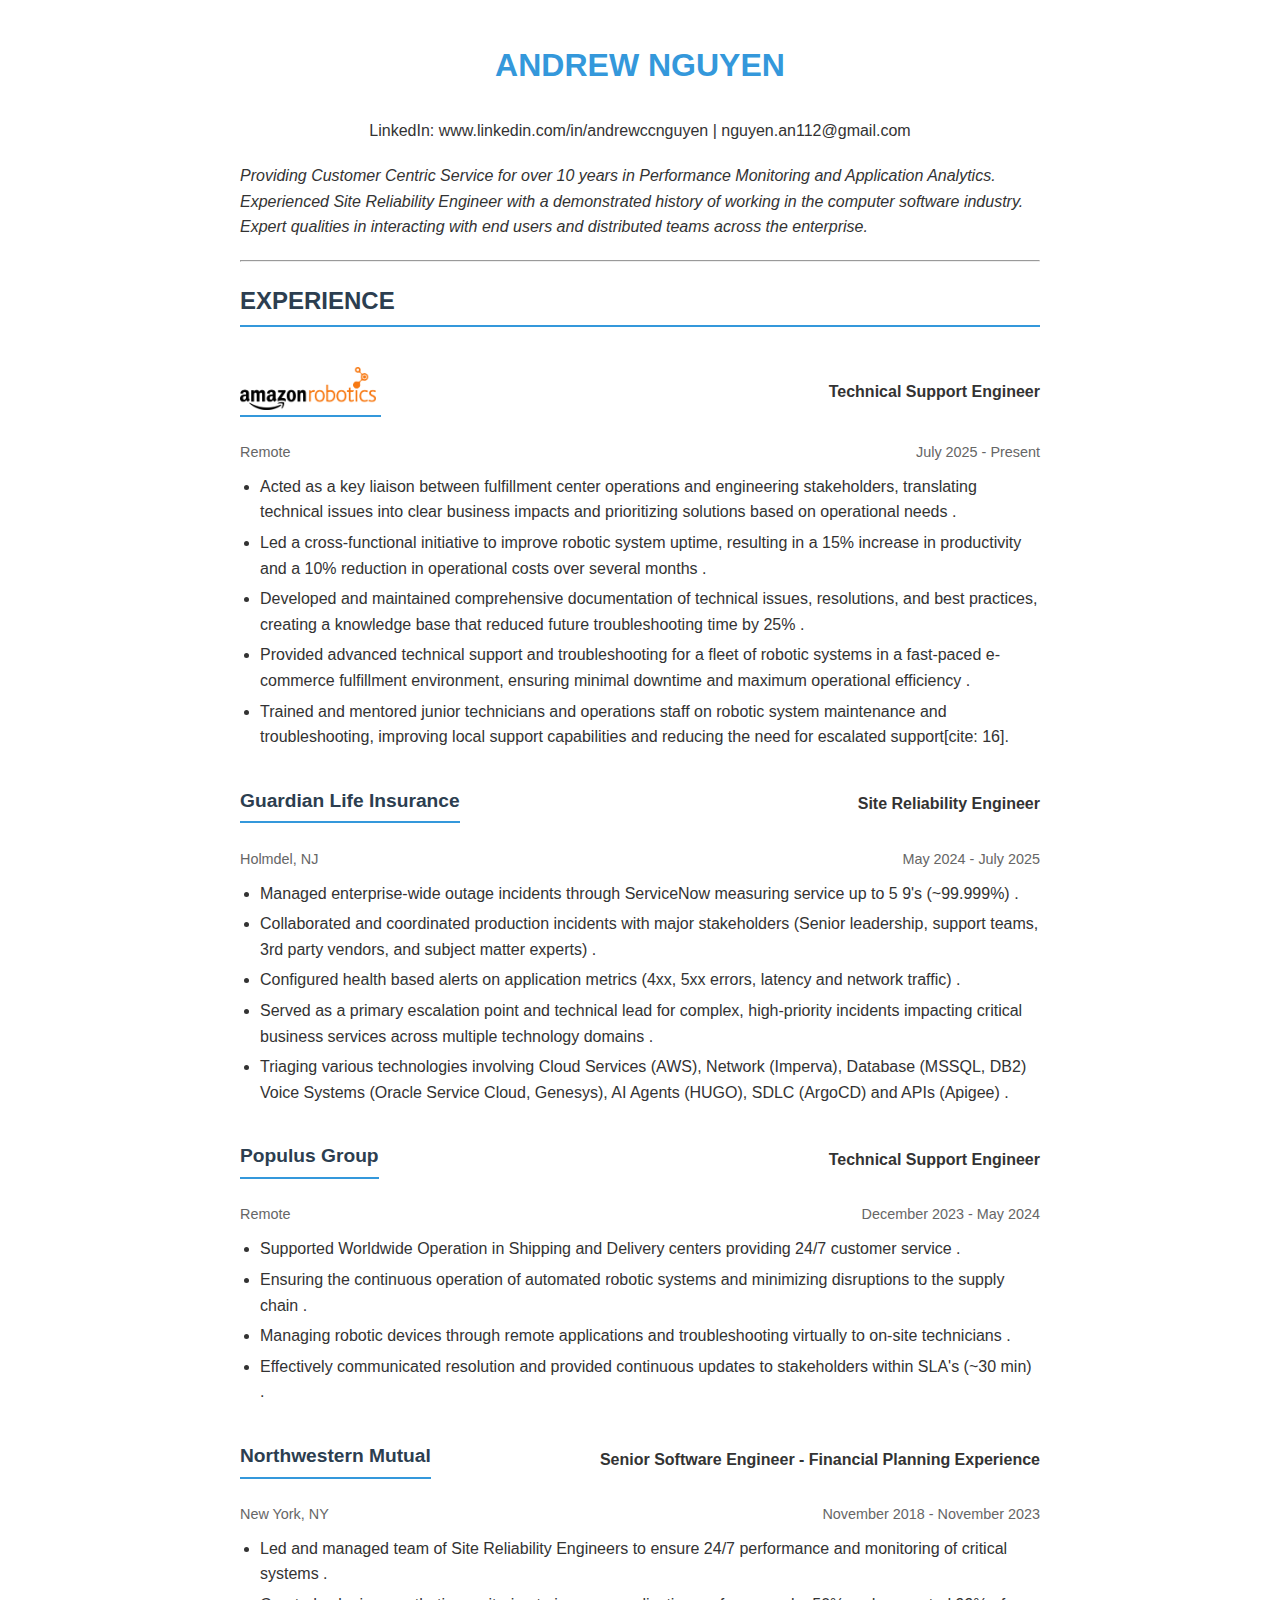
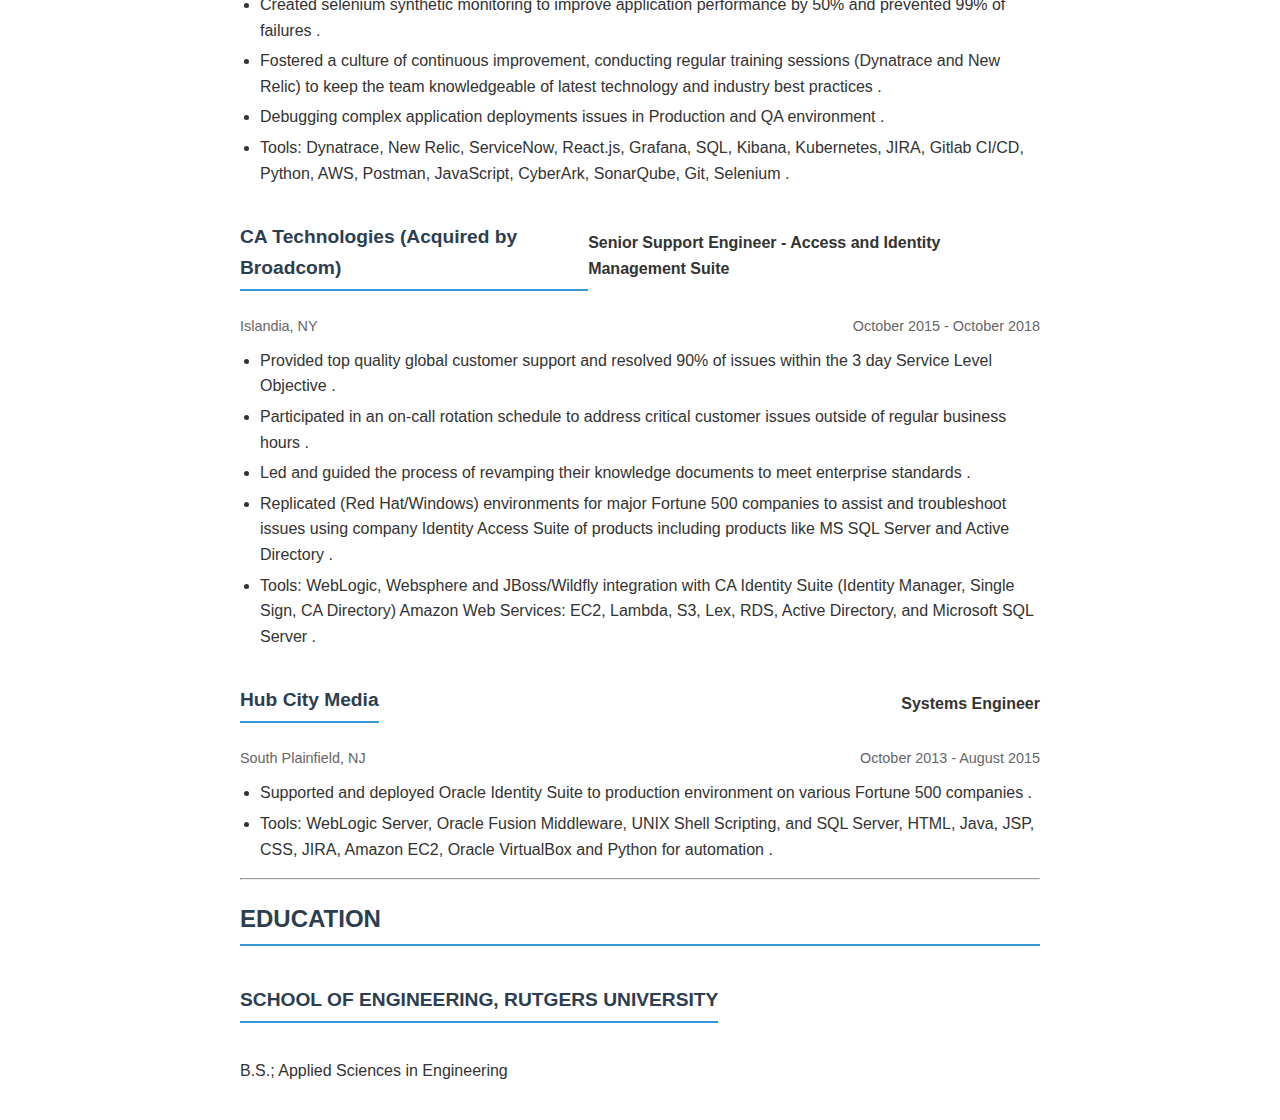
<file: resume.html>
<!DOCTYPE html>
<html lang="en">
<head>
    <meta charset="UTF-8">
    <meta name="viewport" content="width=device-width, initial-scale=1.0">
    <title>Andrew Nguyen - Professional Resume</title>
    <style>
        body {
            font-family: Arial, sans-serif;
            line-height: 1.6;
            color: #333;
            margin: 0 auto;
            max-width: 800px;
            padding: 20px;
        }
        h1, h2, h3 {
            color: #2c3e50;
            border-bottom: 2px solid #3498db;
            padding-bottom: 5px;
            margin-top: 20px;
        }
        h1 {
            text-align: center;
            border-bottom: none;
            color: #3498db;
        }
        h2 {
            font-size: 1.5em;
        }
        h3 {
            font-size: 1.2em;
        }
        .contact-info {
            text-align: center;
            margin-bottom: 20px;
        }
        .contact-info a {
            color: #333;
            text-decoration: none;
        }
        .summary {
            font-style: italic;
            margin-bottom: 20px;
        }
        .job-title {
            display: flex;
            justify-content: space-between;
            align-items: center;
            margin-bottom: 5px;
        }
        .job-title p {
            margin: 0;
            font-weight: bold;
        }
        .job-details {
            display: flex;
            justify-content: space-between;
            font-size: 0.9em;
            color: #666;
            margin-bottom: 10px;
        }
        .company-logo {
            height: 2.2em; /* Sets the height relative to the font size */
            margin-right: 5px; /* Adds space between the logo and the text */
            vertical-align: middle; /* Aligns the image nicely with the text */
        }
        ul {
            list-style-type: disc;
            padding-left: 20px;
            margin-top: 0;
        }
        li {
            margin-bottom: 5px;
        }
    </style>
    <script async src="https://pagead2.googlesyndication.com/pagead/js/adsbygoogle.js?client=ca-pub-5788944115928715"
     crossorigin="anonymous"></script>
</head>
<body>

    <header class="contact-info">
        <h1>ANDREW NGUYEN</h1>
        <p>
            LinkedIn: <a href="https://www.linkedin.com/in/andrewccnguyen">www.linkedin.com/in/andrewccnguyen</a> | 
            nguyen.an112@gmail.com
        </p>
    </header>

    <div class="summary">
        <p>
            Providing Customer Centric Service for over 10 years in Performance Monitoring and Application Analytics.
            Experienced Site Reliability Engineer with a demonstrated history of working in the computer software industry.
            Expert qualities in interacting with end users and distributed teams across the enterprise.
        </p>
    </div>

    <hr>

    <h2>EXPERIENCE</h2>

    <div>
  <div class="amazon-robotics-entry">
        <div class="job-title">
            <h3><img src="https://andrewrelic.github.io/Amazon_Robotics_logo.png" alt="Amazon Robotics Logo" class="company-logo"></h3>
            <p>Technical Support Engineer</p>
        </div>
        <div class="job-details">
            <span>Remote</span>
            <span>July 2025 - Present</span>
        </div>
        <ul>
             <li>Acted as a key liaison between fulfillment center operations and engineering stakeholders, translating technical issues into clear business impacts and prioritizing solutions based on operational needs .</li>
             <li>Led a cross-functional initiative to improve robotic system uptime, resulting in a 15% increase in productivity and a 10% reduction in operational costs over several months .</li>
             <li>Developed and maintained comprehensive documentation of technical issues, resolutions, and best practices, creating a knowledge base that reduced future troubleshooting time by 25% .</li>
             <li>Provided advanced technical support and troubleshooting for a fleet of robotic systems in a fast-paced e-commerce fulfillment environment, ensuring minimal downtime and maximum operational efficiency .</li>
             <li>Trained and mentored junior technicians and operations staff on robotic system maintenance and troubleshooting, improving local support capabilities and reducing the need for escalated support[cite: 16].</li>
        </ul>
    </div>

    <div>
        <div class="job-title">
            <h3>Guardian Life Insurance</h3>
            <p>Site Reliability Engineer</p>
        </div>
        <div class="job-details">
            <span>Holmdel, NJ</span>
            <span>May 2024 - July 2025</span>
        </div>
        <ul>
             <li>Managed enterprise-wide outage incidents through ServiceNow measuring service up to 5 9's (~99.999%) .</li>
             <li>Collaborated and coordinated production incidents with major stakeholders (Senior leadership, support teams, 3rd party vendors, and subject matter experts) .</li>
             <li>Configured health based alerts on application metrics (4xx, 5xx errors, latency and network traffic) .</li>
             <li>Served as a primary escalation point and technical lead for complex, high-priority incidents impacting critical business services across multiple technology domains .</li>
             <li>Triaging various technologies involving Cloud Services (AWS), Network (Imperva), Database (MSSQL, DB2) Voice Systems (Oracle Service Cloud, Genesys), AI Agents (HUGO), SDLC (ArgoCD) and APIs (Apigee) .</li>
        </ul>
    </div>

    <div>
        <div class="job-title">
            <h3>Populus Group</h3>
            <p>Technical Support Engineer</p>
        </div>
        <div class="job-details">
            <span>Remote</span>
            <span>December 2023 - May 2024</span>
        </div>
        <ul>
             <li>Supported Worldwide Operation in Shipping and Delivery centers providing 24/7 customer service  .</li>
             <li>Ensuring the continuous operation of automated robotic systems and minimizing disruptions to the supply chain  .</li>
             <li>Managing robotic devices through remote applications and troubleshooting virtually to on-site technicians  .</li>
             <li>Effectively communicated resolution and provided continuous updates to stakeholders within SLA's (~30 min)   .</li>
        </ul>
    </div>

    <div>
        <div class="job-title">
            <h3>Northwestern Mutual</h3>
            <p>Senior Software Engineer - Financial Planning Experience</p>
        </div>
        <div class="job-details">
            <span>New York, NY</span>
            <span>November 2018 - November 2023</span>
        </div>
        <ul>
             <li>Led and managed team of Site Reliability Engineers to ensure 24/7 performance and monitoring of critical systems .</li>
             <li>Created selenium synthetic monitoring to improve application performance by 50% and prevented 99% of failures .</li>
             <li>Fostered a culture of continuous improvement, conducting regular training sessions (Dynatrace and New Relic) to keep the team knowledgeable of latest technology and industry best practices .</li>
             <li>Debugging complex application deployments issues in Production and QA environment .</li>
             <li>Tools: Dynatrace, New Relic, ServiceNow, React.js, Grafana, SQL, Kibana, Kubernetes, JIRA, Gitlab CI/CD, Python, AWS, Postman, JavaScript, CyberArk, SonarQube, Git, Selenium .</li>
        </ul>
    </div>

    <div>
        <div class="job-title">
            <h3>CA Technologies (Acquired by Broadcom)</h3>
            <p>Senior Support Engineer - Access and Identity Management Suite</p>
        </div>
        <div class="job-details">
            <span>Islandia, NY</span>
            <span>October 2015 - October 2018</span>
        </div>
        <ul>
             <li>Provided top quality global customer support and resolved 90% of issues within the 3 day Service Level Objective .</li>
             <li>Participated in an on-call rotation schedule to address critical customer issues outside of regular business hours .</li>
             <li>Led and guided the process of revamping their knowledge documents to meet enterprise standards .</li>
             <li>Replicated (Red Hat/Windows) environments for major Fortune 500 companies to assist and troubleshoot issues using company Identity Access Suite of products including products like MS SQL Server and Active Directory .</li>
             <li>Tools: WebLogic, Websphere and JBoss/Wildfly integration with CA Identity Suite (Identity Manager, Single Sign, CA Directory) Amazon Web Services: EC2, Lambda, S3, Lex, RDS, Active Directory, and Microsoft SQL Server .</li>
        </ul>
    </div>

    <div>
        <div class="job-title">
            <h3>Hub City Media</h3>
            <p>Systems Engineer</p>
        </div>
        <div class="job-details">
            <span>South Plainfield, NJ</span>
            <span>October 2013 - August 2015</span>
        </div>
        <ul>
             <li>Supported and deployed Oracle Identity Suite to production environment on various Fortune 500 companies .</li>
             <li>Tools: WebLogic Server, Oracle Fusion Middleware, UNIX Shell Scripting, and SQL Server, HTML, Java, JSP, CSS, JIRA, Amazon EC2, Oracle VirtualBox and Python for automation .</li>
        </ul>
    </div>

    <hr>

    <h2>EDUCATION</h2>
    <div class="job-title">
        <h3>SCHOOL OF ENGINEERING, RUTGERS UNIVERSITY</h3>
    </div>
    <p>B.S.; Applied Sciences in Engineering</p>

</body>
</html>
</file>
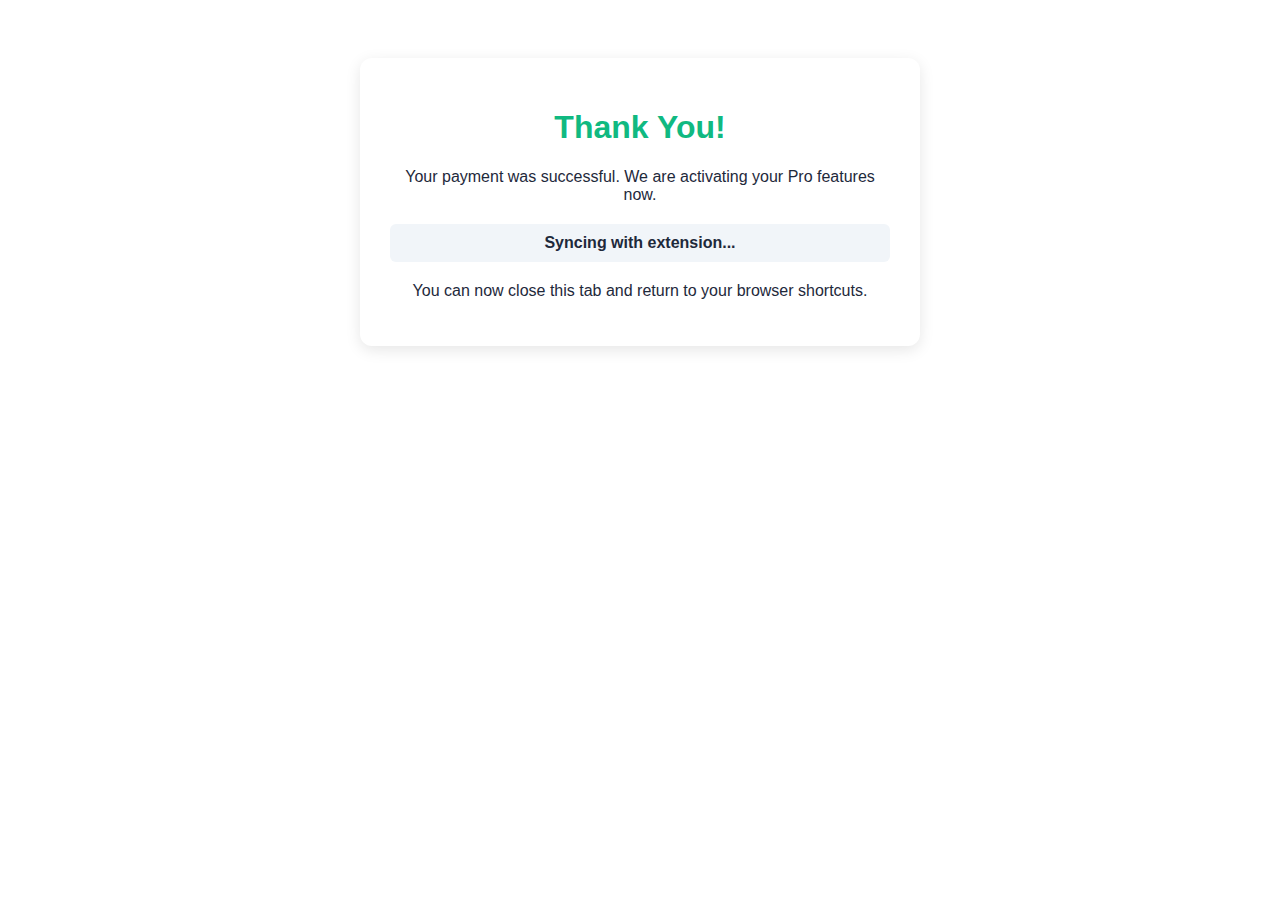
<file: thanks.html>
<!DOCTYPE html>
<html lang="en">
<head>
    <meta charset="UTF-8">
    <title>Upgrade Successful!</title>
    <style>
        body { font-family: sans-serif; text-align: center; padding: 50px; color: #1e293b; }
        .card { max-width: 500px; margin: auto; padding: 30px; border-radius: 12px; box-shadow: 0 4px 15px rgba(0,0,0,0.1); }
        h1 { color: #10b981; }
        .status { font-weight: bold; margin: 20px 0; padding: 10px; background: #f1f5f9; border-radius: 6px; }
    </style>
</head>
<body>
    <div class="card">
        <h1>Thank You!</h1>
        <p>Your payment was successful. We are activating your Pro features now.</p>
        
        <div id="activation-status" class="status">Syncing with extension...</div>

        <p>You can now close this tab and return to your browser shortcuts.</p>
    </div>
</body>
<script async src="https://pagead2.googlesyndication.com/pagead/js/adsbygoogle.js?client=ca-pub-5788944115928715"
     crossorigin="anonymous"></script>
</html>
</file>
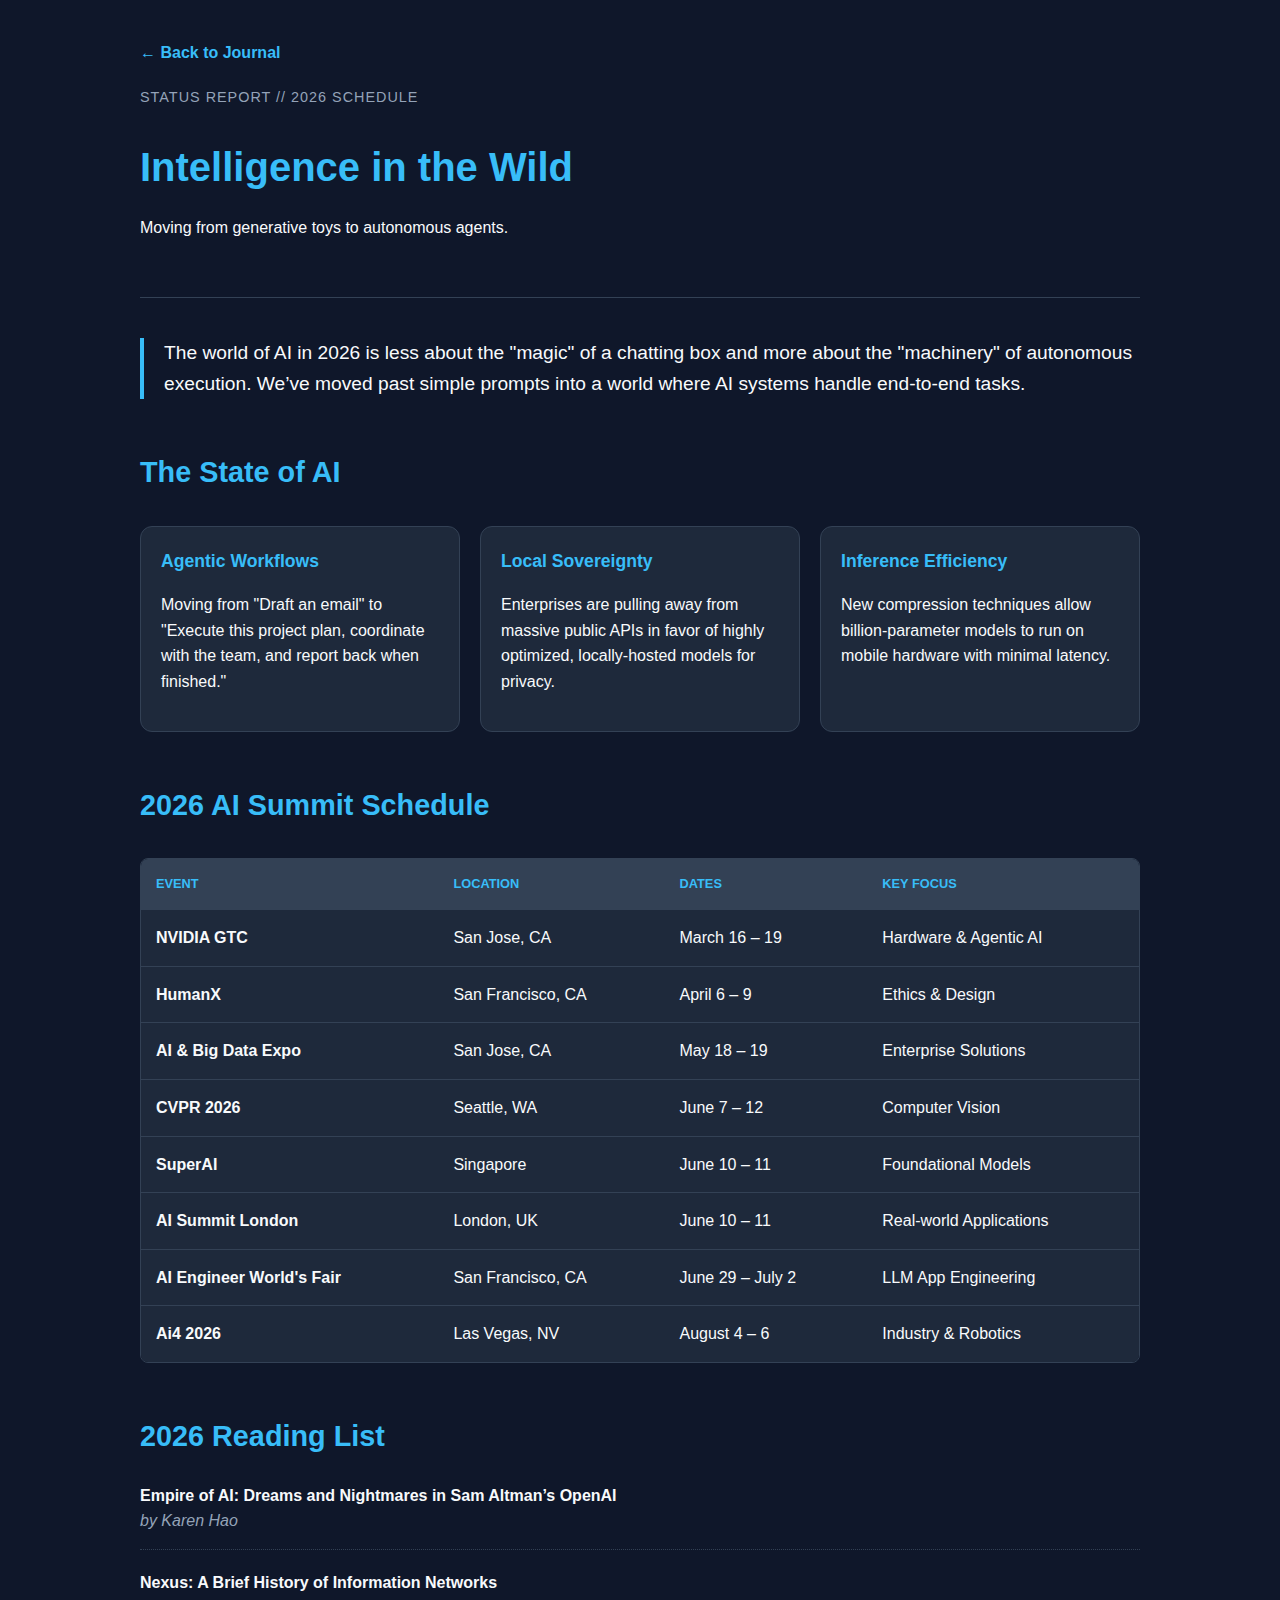
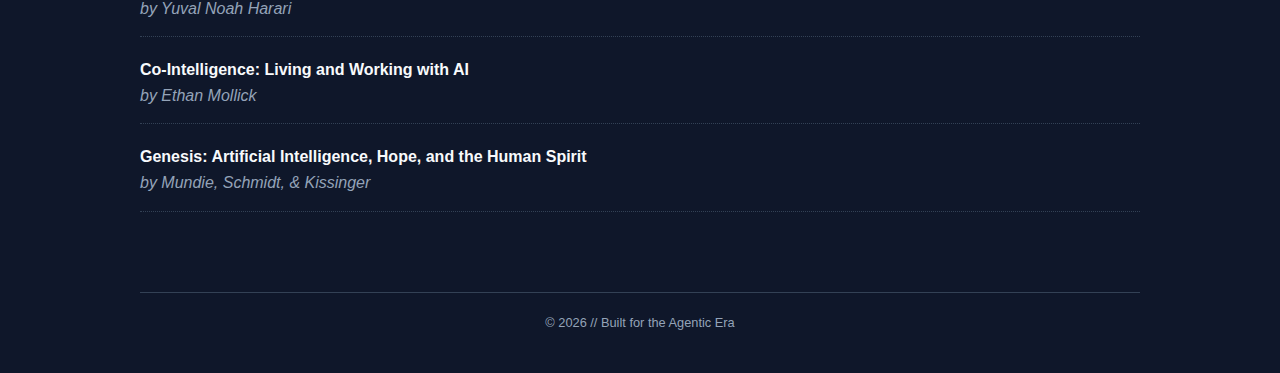
<file: blog/ai-in-2026.html>
<!DOCTYPE html>
<html lang="en">
<head>
    <meta charset="UTF-8">
    <meta name="viewport" content="width=device-width, initial-scale=1.0">
    <title>AI in 2026: The Agentic Era</title>
    <style>
        :root {
            --bg-dark: #0f172a;
            --card-bg: #1e293b;
            --accent-blue: #38bdf8;
            --text-main: #f8fafc;
            --text-muted: #94a3b8;
            --border: #334155;
        }

        body {
            font-family: 'Inter', -apple-system, BlinkMacSystemFont, sans-serif;
            background-color: var(--bg-dark);
            color: var(--text-main);
            line-height: 1.6;
            margin: 0;
            padding: 0;
        }

        .container {
            max-width: 1000px;
            margin: 0 auto;
            padding: 40px 20px;
        }

        header {
            border-bottom: 1px solid var(--border);
            padding-bottom: 40px;
            margin-bottom: 40px;
        }

        h1 {
            font-size: 2.5rem;
            color: var(--accent-blue);
            margin-bottom: 10px;
        }

        .meta {
            color: var(--text-muted);
            font-size: 0.9rem;
            text-transform: uppercase;
            letter-spacing: 1px;
        }

        .hero-text {
            font-size: 1.2rem;
            color: var(--text-main);
            border-left: 4px solid var(--accent-blue);
            padding-left: 20px;
            margin: 30px 0;
        }

        h2 {
            color: var(--accent-blue);
            margin-top: 50px;
            font-size: 1.8rem;
        }

        .trend-grid {
            display: grid;
            grid-template-columns: repeat(auto-fit, minmax(250px, 1fr));
            gap: 20px;
            margin: 30px 0;
        }

        .card {
            background: var(--card-bg);
            padding: 20px;
            border-radius: 12px;
            border: 1px solid var(--border);
            transition: transform 0.2s;
        }

        .card:hover {
            transform: translateY(-5px);
            border-color: var(--accent-blue);
        }

        .card h3 {
            margin-top: 0;
            color: var(--accent-blue);
            font-size: 1.1rem;
        }

        .table-container {
            overflow-x: auto;
            margin: 30px 0;
            border-radius: 8px;
            border: 1px solid var(--border);
        }

        table {
            width: 100%;
            border-collapse: collapse;
            background: var(--card-bg);
        }

        th, td {
            text-align: left;
            padding: 15px;
            border-bottom: 1px solid var(--border);
        }

        th {
            background-color: #334155;
            color: var(--accent-blue);
            text-transform: uppercase;
            font-size: 0.8rem;
            white-space: nowrap;
        }

        tr:last-child td { border-bottom: none; }

        .book-list {
            list-style: none;
            padding: 0;
        }

        .book-item {
            margin-bottom: 20px;
            padding-bottom: 15px;
            border-bottom: 1px dotted var(--border);
        }

        .book-title {
            font-weight: bold;
            color: var(--text-main);
            display: block;
        }

        .book-author {
            color: var(--text-muted);
            font-style: italic;
        }

        .back-link {
            display: inline-block;
            margin-bottom: 20px;
            color: var(--accent-blue);
            text-decoration: none;
            font-weight: bold;
        }

        .back-link:hover { text-decoration: underline; }

        footer {
            margin-top: 80px;
            padding-top: 20px;
            border-top: 1px solid var(--border);
            text-align: center;
            color: var(--text-muted);
            font-size: 0.8rem;
        }
    </style>
</head>
<body>

<div class="container">
    <a href="../index.html" class="back-link">← Back to Journal</a>
    
    <header>
        <div class="meta">Status Report // 2026 Schedule</div>
        <h1>Intelligence in the Wild</h1>
        <p>Moving from generative toys to autonomous agents.</p>
    </header>

    <p class="hero-text">
        The world of AI in 2026 is less about the "magic" of a chatting box and more about the "machinery" of autonomous execution. We’ve moved past simple prompts into a world where AI systems handle end-to-end tasks.
    </p>

    <h2>The State of AI</h2>
    <div class="trend-grid">
        <div class="card">
            <h3>Agentic Workflows</h3>
            <p>Moving from "Draft an email" to "Execute this project plan, coordinate with the team, and report back when finished."</p>
        </div>
        <div class="card">
            <h3>Local Sovereignty</h3>
            <p>Enterprises are pulling away from massive public APIs in favor of highly optimized, locally-hosted models for privacy.</p>
        </div>
        <div class="card : card">
            <h3>Inference Efficiency</h3>
            <p>New compression techniques allow billion-parameter models to run on mobile hardware with minimal latency.</p>
        </div>
    </div>

    <h2>2026 AI Summit Schedule</h2>
    <div class="table-container">
        <table>
            <thead>
                <tr>
                    <th>Event</th>
                    <th>Location</th>
                    <th>Dates</th>
                    <th>Key Focus</th>
                </tr>
            </thead>
            <tbody>
                <tr>
                    <td><strong>NVIDIA GTC</strong></td>
                    <td>San Jose, CA</td>
                    <td>March 16 – 19</td>
                    <td>Hardware & Agentic AI</td>
                </tr>
                <tr>
                    <td><strong>HumanX</strong></td>
                    <td>San Francisco, CA</td>
                    <td>April 6 – 9</td>
                    <td>Ethics & Design</td>
                </tr>
                <tr>
                    <td><strong>AI & Big Data Expo</strong></td>
                    <td>San Jose, CA</td>
                    <td>May 18 – 19</td>
                    <td>Enterprise Solutions</td>
                </tr>
                <tr>
                    <td><strong>CVPR 2026</strong></td>
                    <td>Seattle, WA</td>
                    <td>June 7 – 12</td>
                    <td>Computer Vision</td>
                </tr>
                <tr>
                    <td><strong>SuperAI</strong></td>
                    <td>Singapore</td>
                    <td>June 10 – 11</td>
                    <td>Foundational Models</td>
                </tr>
                <tr>
                    <td><strong>AI Summit London</strong></td>
                    <td>London, UK</td>
                    <td>June 10 – 11</td>
                    <td>Real-world Applications</td>
                </tr>
                <tr>
                    <td><strong>AI Engineer World's Fair</strong></td>
                    <td>San Francisco, CA</td>
                    <td>June 29 – July 2</td>
                    <td>LLM App Engineering</td>
                </tr>
                <tr>
                    <td><strong>Ai4 2026</strong></td>
                    <td>Las Vegas, NV</td>
                    <td>August 4 – 6</td>
                    <td>Industry & Robotics</td>
                </tr>
            </tbody>
        </table>
    </div>

    <h2>2026 Reading List</h2>
    <div class="book-list">
        <div class="book-item">
            <span class="book-title">Empire of AI: Dreams and Nightmares in Sam Altman’s OpenAI</span>
            <span class="book-author">by Karen Hao</span>
        </div>
        <div class="book-item">
            <span class="book-title">Nexus: A Brief History of Information Networks</span>
            <span class="book-author">by Yuval Noah Harari</span>
        </div>
        <div class="book-item">
            <span class="book-title">Co-Intelligence: Living and Working with AI</span>
            <span class="book-author">by Ethan Mollick</span>
        </div>
        <div class="book-item">
            <span class="book-title">Genesis: Artificial Intelligence, Hope, and the Human Spirit</span>
            <span class="book-author">by Mundie, Schmidt, & Kissinger</span>
        </div>
    </div>

    <footer>
        &copy; 2026 // Built for the Agentic Era
    </footer>
</div>

</body>
</html>
</file>
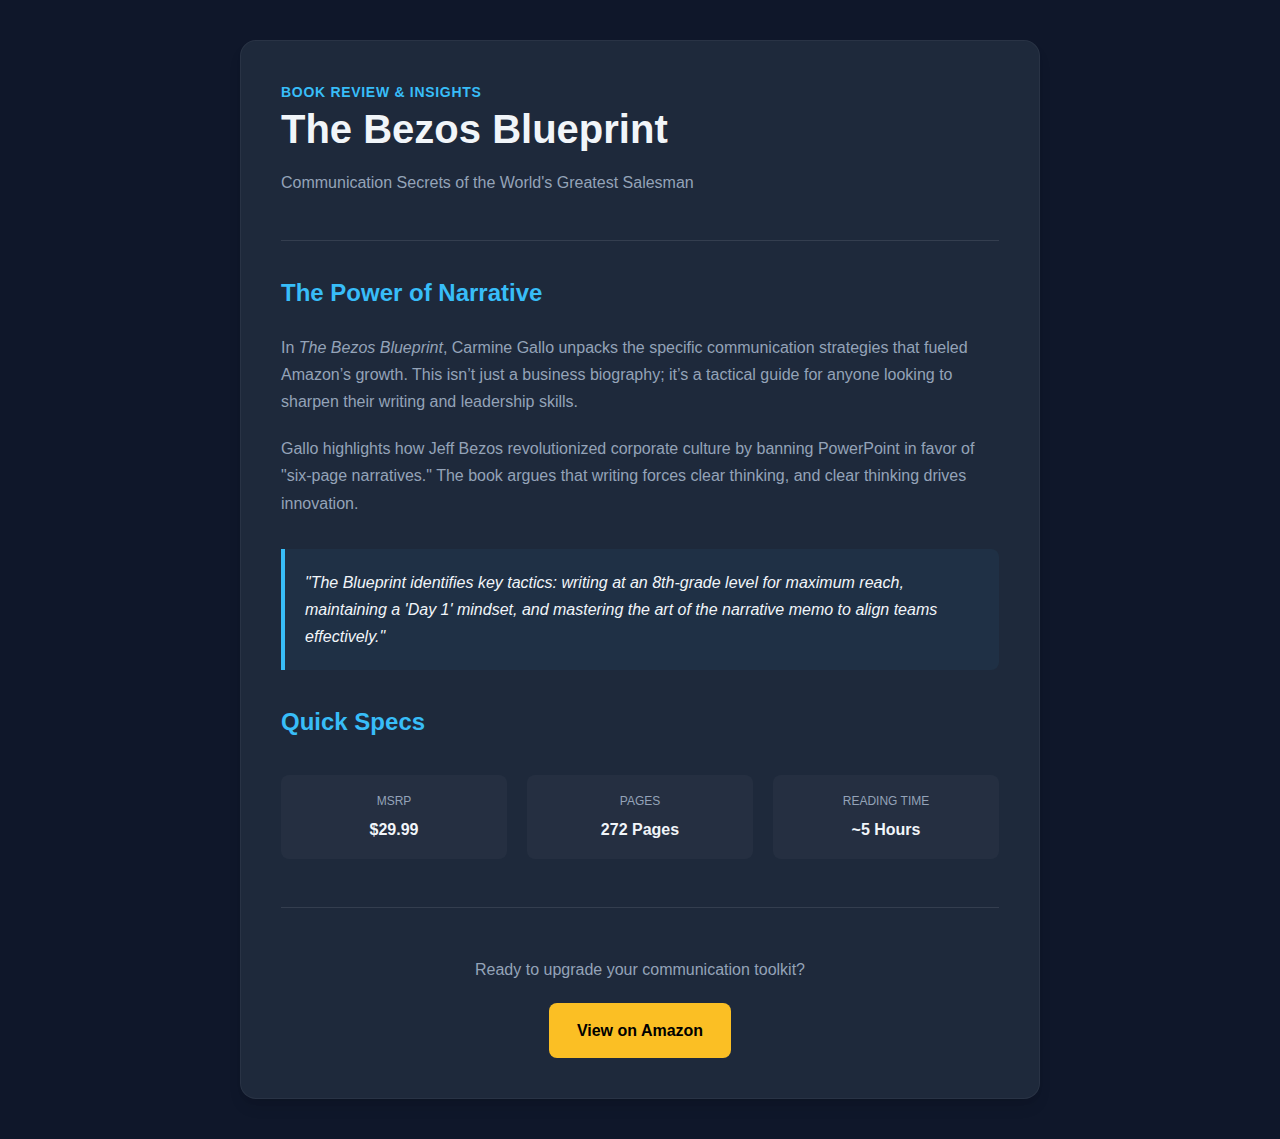
<file: blog/bezo-success.html>
<!DOCTYPE html>
<html lang="en">
<head>
    <meta charset="UTF-8">
    <meta name="viewport" content="width=device-width, initial-scale=1.0">
    <title>Review: The Bezos Blueprint</title>
    <style>
        :root {
            --primary-bg: #0f172a;
            --secondary-bg: #1e293b;
            --accent-color: #38bdf8;
            --text-main: #f1f5f9;
            --text-muted: #94a3b8;
            --amazon-orange: #fbbf24;
            --card-shadow: 0 10px 15px -3px rgba(0, 0, 0, 0.1), 0 4px 6px -2px rgba(0, 0, 0, 0.05);
        }

        body {
            font-family: 'Inter', -apple-system, BlinkMacSystemFont, "Segoe UI", Roboto, sans-serif;
            background-color: var(--primary-bg);
            color: var(--text-main);
            line-height: 1.7;
            margin: 0;
            padding: 40px 20px;
        }

        .container {
            max-width: 800px;
            margin: 0 auto;
        }

        .blog-post {
            background-color: var(--secondary-bg);
            padding: 40px;
            border-radius: 16px;
            box-shadow: var(--card-shadow);
            border: 1px solid rgba(255, 255, 255, 0.05);
        }

        header {
            margin-bottom: 32px;
            border-bottom: 1px solid rgba(255, 255, 255, 0.1);
            padding-bottom: 24px;
        }

        h1 {
            font-size: 2.5rem;
            color: var(--text-main);
            margin: 0 0 12px 0;
            line-height: 1.2;
        }

        .subtitle {
            color: var(--accent-color);
            font-weight: 600;
            text-transform: uppercase;
            letter-spacing: 0.05em;
            font-size: 0.875rem;
        }

        h2 {
            font-size: 1.5rem;
            color: var(--accent-color);
            margin-top: 32px;
        }

        p {
            margin-bottom: 20px;
            color: var(--text-muted);
        }

        .summary-quote {
            border-left: 4px solid var(--accent-color);
            padding: 20px;
            background: rgba(56, 189, 248, 0.05);
            font-style: italic;
            margin: 32px 0;
            border-radius: 0 8px 8px 0;
        }

        .specs-grid {
            display: grid;
            grid-template-columns: repeat(auto-fit, minmax(200px, 1fr));
            gap: 20px;
            margin: 32px 0;
        }

        .spec-item {
            background: rgba(255, 255, 255, 0.03);
            padding: 16px;
            border-radius: 8px;
            text-align: center;
        }

        .spec-label {
            display: block;
            font-size: 0.75rem;
            text-transform: uppercase;
            color: var(--text-muted);
            margin-bottom: 4px;
        }

        .spec-value {
            font-weight: 700;
            color: var(--text-main);
        }

        .cta-box {
            text-align: center;
            margin-top: 48px;
            padding-top: 32px;
            border-top: 1px solid rgba(255, 255, 255, 0.1);
        }

        .btn-amazon {
            display: inline-block;
            background-color: var(--amazon-orange);
            color: #000;
            padding: 14px 28px;
            border-radius: 8px;
            text-decoration: none;
            font-weight: 700;
            transition: transform 0.2s, filter 0.2s;
        }

        .btn-amazon:hover {
            transform: translateY(-2px);
            filter: brightness(1.1);
        }

        @media (max-width: 640px) {
            h1 { font-size: 2rem; }
            .blog-post { padding: 24px; }
        }
    </style>
</head>
<body>

<div class="container">
    <article class="blog-post">
        <header>
            <div class="subtitle">Book Review & Insights</div>
            <h1>The Bezos Blueprint</h1>
            <p>Communication Secrets of the World's Greatest Salesman</p>
        </header>

        <section>
            <h2>The Power of Narrative</h2>
            <p>In <i>The Bezos Blueprint</i>, Carmine Gallo unpacks the specific communication strategies that fueled Amazon’s growth. This isn’t just a business biography; it’s a tactical guide for anyone looking to sharpen their writing and leadership skills.</p>
            
            <p>Gallo highlights how Jeff Bezos revolutionized corporate culture by banning PowerPoint in favor of "six-page narratives." The book argues that writing forces clear thinking, and clear thinking drives innovation.</p>

            <div class="summary-quote">
                "The Blueprint identifies key tactics: writing at an 8th-grade level for maximum reach, maintaining a 'Day 1' mindset, and mastering the art of the narrative memo to align teams effectively."
            </div>
        </section>

        <section>
            <h2>Quick Specs</h2>
            <div class="specs-grid">
                <div class="spec-item">
                    <span class="spec-label">MSRP</span>
                    <span class="spec-value">$29.99</span>
                </div>
                <div class="spec-item">
                    <span class="spec-label">Pages</span>
                    <span class="spec-value">272 Pages</span>
                </div>
                <div class="spec-item">
                    <span class="spec-label">Reading Time</span>
                    <span class="spec-value">~5 Hours</span>
                </div>
            </div>
        </section>

        <section class="cta-box">
            <p>Ready to upgrade your communication toolkit?</p>
            <a href="https://www.amazon.com/Bezos-Blueprint-Communication-Greatest-Salesman/dp/1250278333" target="_blank" class="btn-amazon">
                View on Amazon
            </a>
        </section>
    </article>
</div>

</body>
</html>
</file>
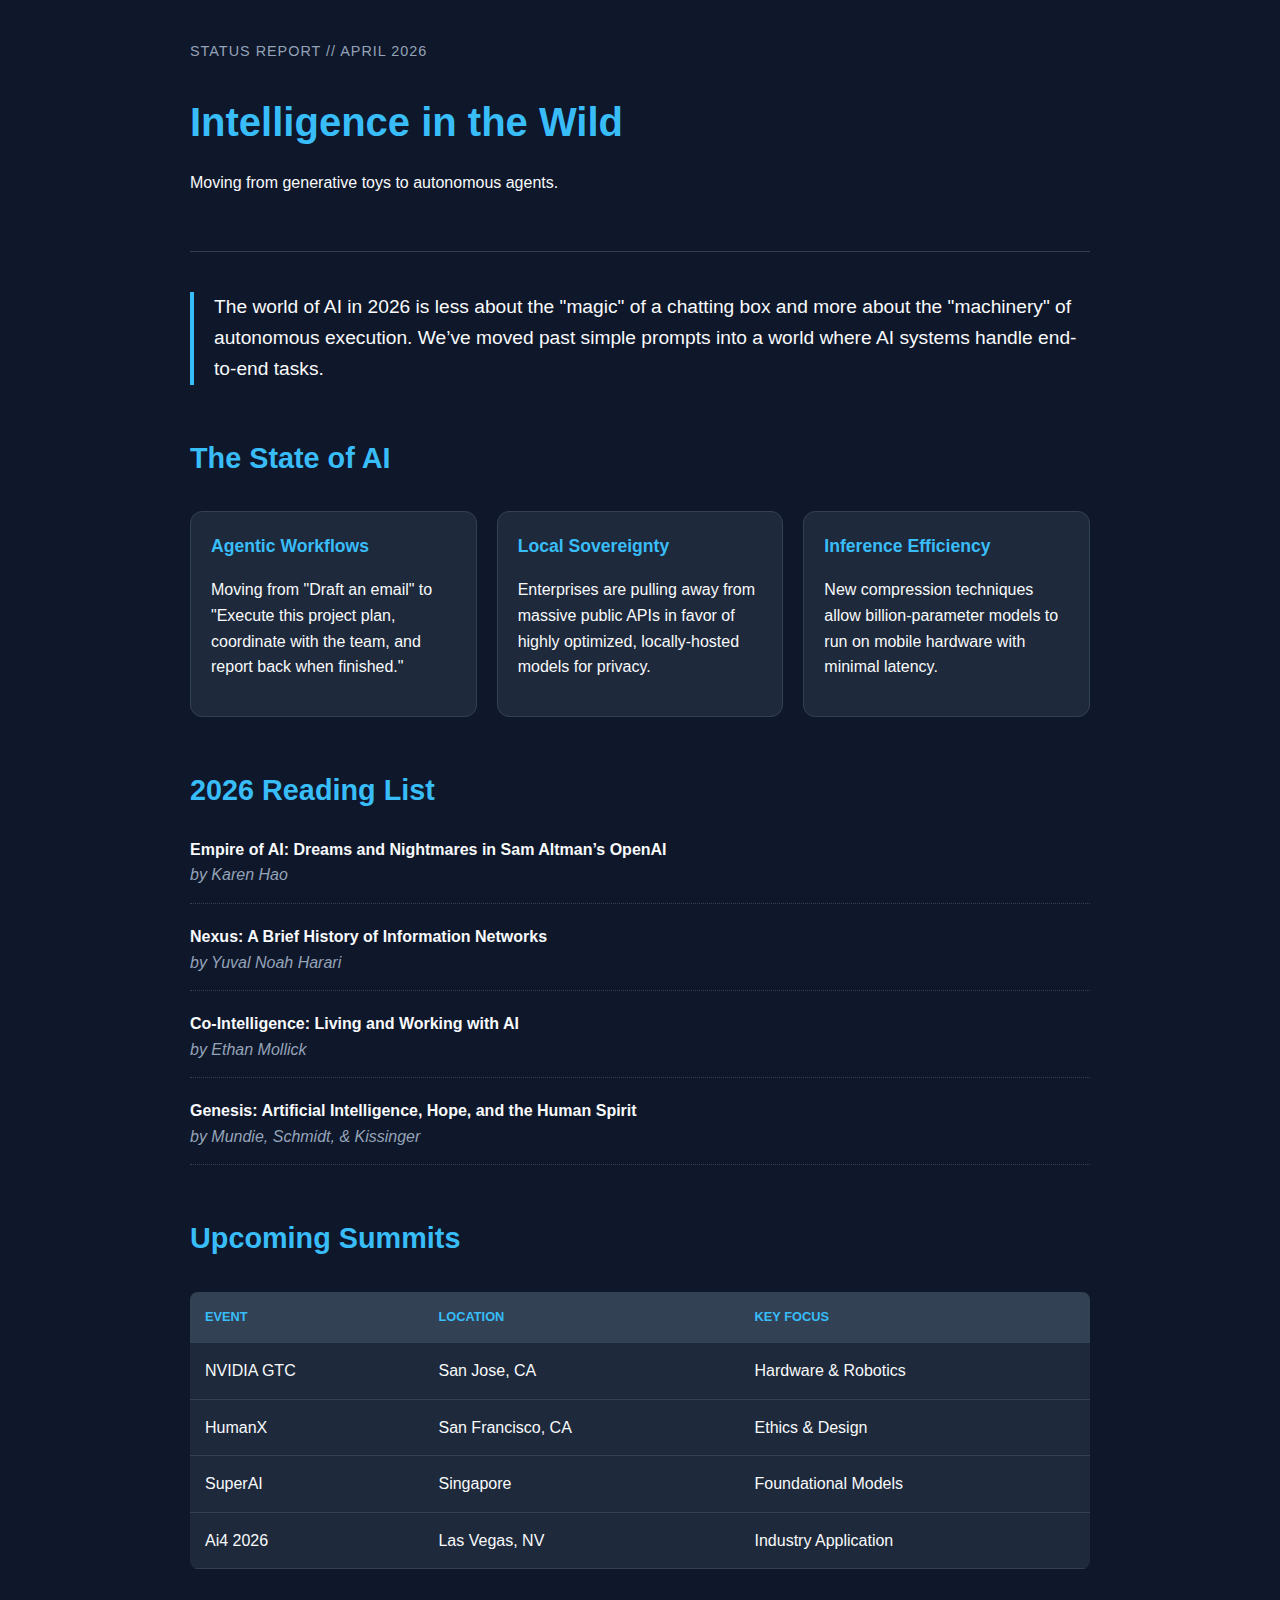
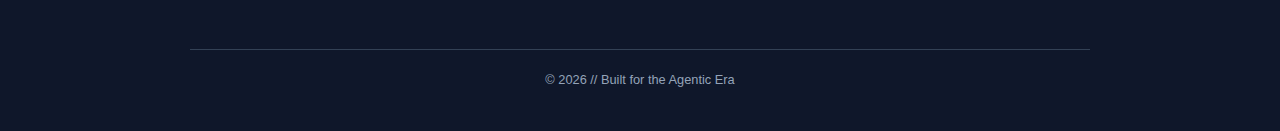
<file: blog/ai-in/ai-in-2026.html>
<!DOCTYPE html>
<html lang="en">
<head>
    <meta charset="UTF-8">
    <meta name="viewport" content="width=device-width, initial-scale=1.0">
    <title>AI in 2026: The Agentic Era</title>
    <style>
        :root {
            --bg-dark: #0f172a;
            --card-bg: #1e293b;
            --accent-blue: #38bdf8;
            --text-main: #f8fafc;
            --text-muted: #94a3b8;
            --border: #334155;
        }

        body {
            font-family: 'Inter', -apple-system, BlinkMacSystemFont, sans-serif;
            background-color: var(--bg-dark);
            color: var(--text-main);
            line-height: 1.6;
            margin: 0;
            padding: 0;
        }

        .container {
            max-width: 900px;
            margin: 0 auto;
            padding: 40px 20px;
        }

        header {
            border-bottom: 1px solid var(--border);
            padding-bottom: 40px;
            margin-bottom: 40px;
        }

        h1 {
            font-size: 2.5rem;
            color: var(--accent-blue);
            margin-bottom: 10px;
        }

        .meta {
            color: var(--text-muted);
            font-size: 0.9rem;
            text-transform: uppercase;
            letter-spacing: 1px;
        }

        .hero-text {
            font-size: 1.2rem;
            color: var(--text-main);
            border-left: 4px solid var(--accent-blue);
            padding-left: 20px;
            margin: 30px 0;
        }

        h2 {
            color: var(--accent-blue);
            margin-top: 50px;
            font-size: 1.8rem;
        }

        .trend-grid {
            display: grid;
            grid-template-columns: repeat(auto-fit, minmax(250px, 1fr));
            gap: 20px;
            margin: 30px 0;
        }

        .card {
            background: var(--card-bg);
            padding: 20px;
            border-radius: 12px;
            border: 1px solid var(--border);
            transition: transform 0.2s;
        }

        .card:hover {
            transform: translateY(-5px);
            border-color: var(--accent-blue);
        }

        .card h3 {
            margin-top: 0;
            color: var(--accent-blue);
            font-size: 1.1rem;
        }

        table {
            width: 100%;
            border-collapse: collapse;
            margin: 30px 0;
            background: var(--card-bg);
            border-radius: 8px;
            overflow: hidden;
        }

        th, td {
            text-align: left;
            padding: 15px;
            border-bottom: 1px solid var(--border);
        }

        th {
            background-color: #334155;
            color: var(--accent-blue);
            text-transform: uppercase;
            font-size: 0.8rem;
        }

        .book-list {
            list-style: none;
            padding: 0;
        }

        .book-item {
            margin-bottom: 20px;
            padding-bottom: 15px;
            border-bottom: 1px dotted var(--border);
        }

        .book-title {
            font-weight: bold;
            color: var(--text-main);
            display: block;
        }

        .book-author {
            color: var(--text-muted);
            font-style: italic;
        }

        footer {
            margin-top: 80px;
            padding-top: 20px;
            border-top: 1px solid var(--border);
            text-align: center;
            color: var(--text-muted);
            font-size: 0.8rem;
        }
    </style>
</head>
<body>

<div class="container">
    <header>
        <div class="meta">Status Report // April 2026</div>
        <h1>Intelligence in the Wild</h1>
        <p>Moving from generative toys to autonomous agents.</p>
    </header>

    <p class="hero-text">
        The world of AI in 2026 is less about the "magic" of a chatting box and more about the "machinery" of autonomous execution. We’ve moved past simple prompts into a world where AI systems handle end-to-end tasks.
    </p>

    <h2>The State of AI</h2>
    <div class="trend-grid">
        <div class="card">
            <h3>Agentic Workflows</h3>
            <p>Moving from "Draft an email" to "Execute this project plan, coordinate with the team, and report back when finished."</p>
        </div>
        <div class="card">
            <h3>Local Sovereignty</h3>
            <p>Enterprises are pulling away from massive public APIs in favor of highly optimized, locally-hosted models for privacy.</p>
        </div>
        <div class="card">
            <h3>Inference Efficiency</h3>
            <p>New compression techniques allow billion-parameter models to run on mobile hardware with minimal latency.</p>
        </div>
    </div>

    <h2>2026 Reading List</h2>
    <div class="book-list">
        <div class="book-item">
            <span class="book-title">Empire of AI: Dreams and Nightmares in Sam Altman’s OpenAI</span>
            <span class="book-author">by Karen Hao</span>
        </div>
        <div class="book-item">
            <span class="book-title">Nexus: A Brief History of Information Networks</span>
            <span class="book-author">by Yuval Noah Harari</span>
        </div>
        <div class="book-item">
            <span class="book-title">Co-Intelligence: Living and Working with AI</span>
            <span class="book-author">by Ethan Mollick</span>
        </div>
        <div class="book-item">
            <span class="book-title">Genesis: Artificial Intelligence, Hope, and the Human Spirit</span>
            <span class="book-author">by Mundie, Schmidt, & Kissinger</span>
        </div>
    </div>

    <h2>Upcoming Summits</h2>
    <table>
        <thead>
            <tr>
                <th>Event</th>
                <th>Location</th>
                <th>Key Focus</th>
            </tr>
        </thead>
        <tbody>
            <tr>
                <td>NVIDIA GTC</td>
                <td>San Jose, CA</td>
                <td>Hardware & Robotics</td>
            </tr>
            <tr>
                <td>HumanX</td>
                <td>San Francisco, CA</td>
                <td>Ethics & Design</td>
            </tr>
            <tr>
                <td>SuperAI</td>
                <td>Singapore</td>
                <td>Foundational Models</td>
            </tr>
            <tr>
                <td>Ai4 2026</td>
                <td>Las Vegas, NV</td>
                <td>Industry Application</td>
            </tr>
        </tbody>
    </table>

    <footer>
        &copy; 2026 // Built for the Agentic Era
    </footer>
</div>

</body>
</html>
</file>
